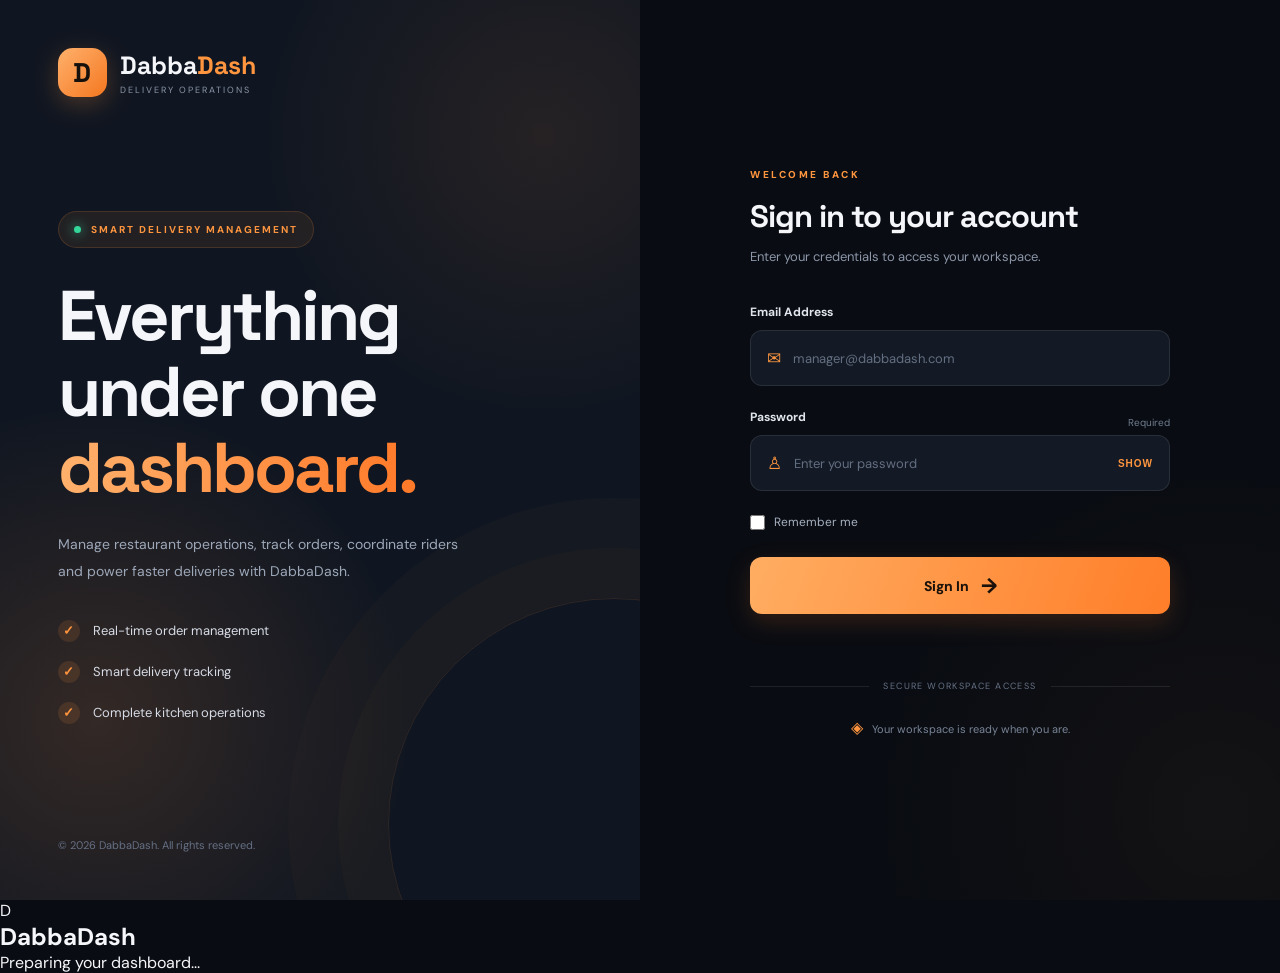
<file: DABBADASH PROJECT/DABBADASH PROJECT/login.html>
<!DOCTYPE html>
<html lang="en">
<head>
    <meta charset="UTF-8">
    <meta name="viewport" content="width=device-width, initial-scale=1.0">
    <title>DabbaDash | Sign In</title>

    <link rel="stylesheet" href="login.css">

    <link href="https://fonts.googleapis.com/css2?family=DM+Sans:wght@400;500;600;700;800&family=Space+Grotesk:wght@500;600;700&display=swap" rel="stylesheet">
</head>

<body>

<div class="login-container">

    <!-- LEFT SIDE -->
    <div class="login-left">

        <div class="brand">
            <div class="brand-icon">D</div>
            <div>
                <h2>Dabba<span>Dash</span></h2>
                <small>DELIVERY OPERATIONS</small>
            </div>
        </div>

        <div class="hero-content">

            <span class="welcome-tag">
                <span class="live-dot"></span>
                SMART DELIVERY MANAGEMENT
            </span>

            <h1>
                Everything<br>
                under one<br>
                <span>dashboard.</span>
            </h1>

            <p>
                Manage restaurant operations, track orders,
                coordinate riders and power faster deliveries
                with DabbaDash.
            </p>

            <div class="feature-list">

                <div class="feature">
                    <span>✓</span>
                    Real-time order management
                </div>

                <div class="feature">
                    <span>✓</span>
                    Smart delivery tracking
                </div>

                <div class="feature">
                    <span>✓</span>
                    Complete kitchen operations
                </div>

            </div>

        </div>

        <div class="left-footer">
            © 2026 DabbaDash. All rights reserved.
        </div>

    </div>


    <!-- RIGHT SIDE -->
    <div class="login-right">

        <div class="login-card">

            <div class="mobile-logo">
                <div class="brand-icon">D</div>
                <h2>Dabba<span>Dash</span></h2>
            </div>

            <div class="login-heading">
                <span class="login-label">WELCOME BACK</span>
                <h1>Sign in to your account</h1>
                <p>Enter your credentials to access your workspace.</p>
            </div>

            <form id="loginForm">

                <div class="form-group">
                    <label for="email">Email Address</label>

                    <div class="input-box">
                        <span>✉</span>
                        <input
                            type="email"
                            id="email"
                            placeholder="manager@dabbadash.com"
                            required
                        >
                    </div>
                </div>

                <div class="form-group">
                    <div class="password-label">
                        <label for="password">Password</label>
                        <span class="password-hint">Required</span>
                    </div>

                    <div class="input-box">
                        <span>♙</span>
                        <input
                            type="password"
                            id="password"
                            placeholder="Enter your password"
                            required
                            minlength="4"
                        >

                        <button
                            type="button"
                            class="show-password"
                            id="togglePassword"
                        >
                            SHOW
                        </button>
                    </div>
                </div>

                <div class="login-options">
                    <label class="remember">
                        <input type="checkbox" id="remember">
                        <span>Remember me</span>
                    </label>
                </div>

                <button type="submit" class="sign-in-btn" id="signInBtn">
                    <span>Sign In</span>
                    <span class="arrow">→</span>
                </button>

                <p class="error-message" id="errorMessage"></p>

            </form>

            <div class="divider">
                <span></span>
                <small>SECURE WORKSPACE ACCESS</small>
                <span></span>
            </div>

            <div class="security-note">
                <span>◈</span>
                Your workspace is ready when you are.
            </div>

        </div>

    </div>

</div>

<!-- PREMIUM PAGE TRANSITION -->
<div class="page-transition" id="pageTransition">
    <div class="transition-content">
        <div class="transition-logo">D</div>
        <h2>Dabba<span>Dash</span></h2>
        <p>Preparing your dashboard...</p>
        <div class="transition-loader">
            <span></span>
        </div>
    </div>
</div>


<script src="login.js"></script>

</body>
</html>
</file>
<file: DABBADASH PROJECT/DABBADASH PROJECT/login.css>
@import url('https://fonts.googleapis.com/css2?family=DM+Sans:wght@400;500;600;700;800&family=Space+Grotesk:wght@500;600;700&display=swap');

:root {
    --orange: #ff963f;
    --orange-light: #ffb16c;
    --bg: #090c12;
    --card: #141a25;
    --text: #f5f6fa;
    --muted: #8c96a8;
    --border: rgba(255,255,255,0.09);
}

* {
    margin: 0;
    padding: 0;
    box-sizing: border-box;
}

body {
    font-family: 'DM Sans', sans-serif;
    background: var(--bg);
    color: var(--text);
    min-height: 100vh;
}

.login-container {
    display: grid;
    grid-template-columns: 1fr 1fr;
    min-height: 100vh;
}

/* LEFT SECTION */

.login-left {
    position: relative;
    overflow: hidden;
    padding: 48px 9%;
    display: flex;
    flex-direction: column;
    justify-content: space-between;
    background:
        radial-gradient(
            circle at 15% 80%,
            rgba(255,150,63,0.15),
            transparent 35%
        ),
        radial-gradient(
            circle at 85% 15%,
            rgba(255,150,63,0.09),
            transparent 30%
        ),
        #101621;
}

.login-left::before {
    content: "";
    position: absolute;
    width: 450px;
    height: 450px;
    border: 1px solid rgba(255,150,63,0.12);
    border-radius: 50%;
    right: -200px;
    bottom: -150px;
    box-shadow:
        0 0 0 50px rgba(255,150,63,0.025),
        0 0 0 100px rgba(255,150,63,0.02);
    pointer-events: none;
}

.brand {
    display: flex;
    align-items: center;
    gap: 13px;
    position: relative;
    z-index: 1;
}

.brand-icon {
    width: 49px;
    height: 49px;
    border-radius: 15px;
    background: linear-gradient(135deg, #ffb16c, #f47720);
    display: grid;
    place-items: center;
    font-family: 'Space Grotesk';
    font-size: 27px;
    font-weight: 800;
    color: #15100b;
    box-shadow: 0 7px 25px rgba(255,150,63,0.25);
}

.brand h2,
.mobile-logo h2 {
    font-family: 'Space Grotesk';
    font-size: 25px;
    font-weight: 700;
}

.brand h2 span,
.mobile-logo h2 span {
    color: var(--orange);
}

.brand small {
    display: block;
    font-size: 9px;
    letter-spacing: 2px;
    color: var(--muted);
    margin-top: 3px;
}

.hero-content {
    position: relative;
    z-index: 1;
    max-width: 510px;
    animation: slideUp 0.9s ease both;
}

.welcome-tag {
    display: inline-flex;
    align-items: center;
    gap: 10px;
    font-size: 10px;
    letter-spacing: 2px;
    font-weight: 700;
    color: var(--orange);
    background: rgba(255,150,63,0.08);
    border: 1px solid rgba(255,150,63,0.16);
    padding: 11px 15px;
    border-radius: 30px;
    margin-bottom: 30px;
}

.live-dot {
    width: 7px;
    height: 7px;
    background: #35d69a;
    border-radius: 50%;
    box-shadow: 0 0 12px #35d69a;
    animation: pulse 2s infinite;
}

.hero-content h1 {
    font-family: 'Space Grotesk';
    font-size: clamp(43px, 5.5vw, 72px);
    line-height: 1.08;
    letter-spacing: -3px;
    font-weight: 700;
}

.hero-content h1 span {
    background: linear-gradient(
        90deg,
        #ffb16c,
        #ff7928
    );
    -webkit-background-clip: text;
    color: transparent;
}

.hero-content p {
    color: #9ca7b8;
    line-height: 1.9;
    font-size: 14px;
    margin-top: 25px;
    max-width: 420px;
}

.feature-list {
    display: flex;
    flex-direction: column;
    gap: 19px;
    margin-top: 35px;
}

.feature {
    display: flex;
    align-items: center;
    gap: 13px;
    color: #d6dbe5;
    font-size: 13px;
}

.feature span {
    width: 22px;
    height: 22px;
    border-radius: 50%;
    display: grid;
    place-items: center;
    background: rgba(255,150,63,0.13);
    color: var(--orange);
    font-weight: 800;
}

.left-footer {
    color: #657084;
    font-size: 11px;
    position: relative;
    z-index: 1;
}

/* RIGHT SECTION */

.login-right {
    display: flex;
    align-items: center;
    justify-content: center;
    padding: 45px 9%;
    background:
        radial-gradient(
            circle at 90% 90%,
            rgba(255,150,63,0.045),
            transparent 35%
        ),
        #090c12;
}

.login-card {
    width: 100%;
    max-width: 420px;
    animation: slideUp 0.85s 0.1s both;
}

.login-heading {
    margin-bottom: 36px;
}

.login-label {
    color: var(--orange);
    font-size: 10px;
    font-weight: 800;
    letter-spacing: 2.5px;
}

.login-heading h1 {
    font-family: 'Space Grotesk';
    font-size: 31px;
    letter-spacing: -1px;
    margin-top: 13px;
}

.login-heading p {
    color: var(--muted);
    font-size: 13px;
    margin-top: 10px;
    line-height: 1.7;
}

/* FORM */

.form-group {
    margin-bottom: 23px;
}

.form-group label {
    display: block;
    font-size: 12px;
    font-weight: 700;
    margin-bottom: 10px;
    color: #e1e5ed;
}

.input-box {
    display: flex;
    align-items: center;
    gap: 12px;
    height: 56px;
    padding: 0 16px;
    background: #141a25;
    border: 1px solid var(--border);
    border-radius: 12px;
    transition: all 0.35s cubic-bezier(.22,1,.36,1);
}

.input-box > span {
    color: var(--orange);
    font-size: 17px;
}

.input-box:focus-within {
    border-color: var(--orange);
    background: #191f2b;
    box-shadow: 0 0 0 4px rgba(255,150,63,0.10);
    transform: translateY(-2px);
}

.input-box input {
    width: 100%;
    background: transparent;
    border: none;
    outline: none;
    color: white;
    font-family: inherit;
    font-size: 13px;
}

.input-box input::placeholder {
    color: #626e81;
}

.password-label {
    display: flex;
    align-items: center;
    justify-content: space-between;
}

.password-hint {
    font-size: 10px;
    color: #717d90;
}

.show-password {
    border: none;
    background: transparent;
    color: var(--orange);
    font-size: 10px;
    font-weight: 800;
    cursor: pointer;
    letter-spacing: 1px;
}

.show-password:hover {
    color: white;
}

/* REMEMBER */

.login-options {
    display: flex;
    justify-content: space-between;
    margin: 5px 0 27px;
}

.remember {
    display: flex;
    align-items: center;
    gap: 9px;
    font-size: 12px;
    color: #a5afbf;
    cursor: pointer;
}

.remember input {
    accent-color: var(--orange);
    width: 15px;
    height: 15px;
}

/* SIGN IN BUTTON */

.sign-in-btn {
    position: relative;
    width: 100%;
    height: 57px;
    border: none;
    border-radius: 12px;
    background: linear-gradient(110deg, #ffad62, #ff7e29);
    color: #1a110a;
    font-family: 'DM Sans';
    font-size: 14px;
    font-weight: 800;
    cursor: pointer;
    display: flex;
    align-items: center;
    justify-content: center;
    gap: 12px;
    overflow: hidden;
    box-shadow: 0 8px 25px rgba(255,126,41,0.17);
    transition: all 0.35s cubic-bezier(.22,1,.36,1);
}

.sign-in-btn:hover {
    transform: translateY(-3px);
    box-shadow: 0 13px 35px rgba(255,126,41,0.32);
    background: linear-gradient(110deg, #ffc083, #ff8b39);
}

.sign-in-btn:active {
    transform: scale(0.97);
}

.sign-in-btn .arrow {
    font-size: 21px;
    transition: transform 0.3s ease;
}

.sign-in-btn:hover .arrow {
    transform: translateX(6px);
}

.sign-in-btn:disabled {
    opacity: 0.7;
    cursor: wait;
}

/* DIVIDER */

.divider {
    display: flex;
    align-items: center;
    gap: 14px;
    margin: 35px 0 25px;
}

.divider span {
    flex: 1;
    height: 1px;
    background: var(--border);
}

.divider small {
    font-size: 9px;
    letter-spacing: 1.4px;
    color: #677286;
    white-space: nowrap;
}

.security-note {
    text-align: center;
    color: #798497;
    font-size: 11px;
}

.security-note span {
    color: var(--orange);
    margin-right: 6px;
    font-size: 16px;
}

.error-message {
    color: #ff7777;
    font-size: 12px;
    margin-top: 13px;
    min-height: 18px;
}

/* MOBILE LOGO */

.mobile-logo {
    display: none;
    align-items: center;
    gap: 12px;
    margin-bottom: 35px;
}

/* ANIMATIONS */

@keyframes slideUp {
    from {
        opacity: 0;
        transform: translateY(25px);
    }

    to {
        opacity: 1;
        transform: translateY(0);
    }
}

@keyframes pulse {
    0%, 100% {
        opacity: 1;
        box-shadow: 0 0 10px #35d69a;
    }

    50% {
        opacity: 0.5;
        box-shadow: 0 0 2px #35d69a;
    }
}

/* RESPONSIVE */

@media(max-width: 900px) {

    .login-container {
        grid-template-columns: 1fr;
    }

    .login-left {
        display: none;
    }

    .login-right {
        min-height: 100vh;
        padding: 35px 7%;
    }

    .mobile-logo {
        display: flex;
    }
}

@media(max-width: 480px) {

    .login-heading h1 {
        font-size: 27px;
    }

    .login-card {
        max-width: 100%;
    }

    .login-right {
        padding: 25px;
    }
}

@media(prefers-reduced-motion: reduce) {
    *,
    *::before,
    *::after {
        animation-duration: 0.01ms !important;
        transition-duration: 0.01ms !important;
    }
}
</file>
